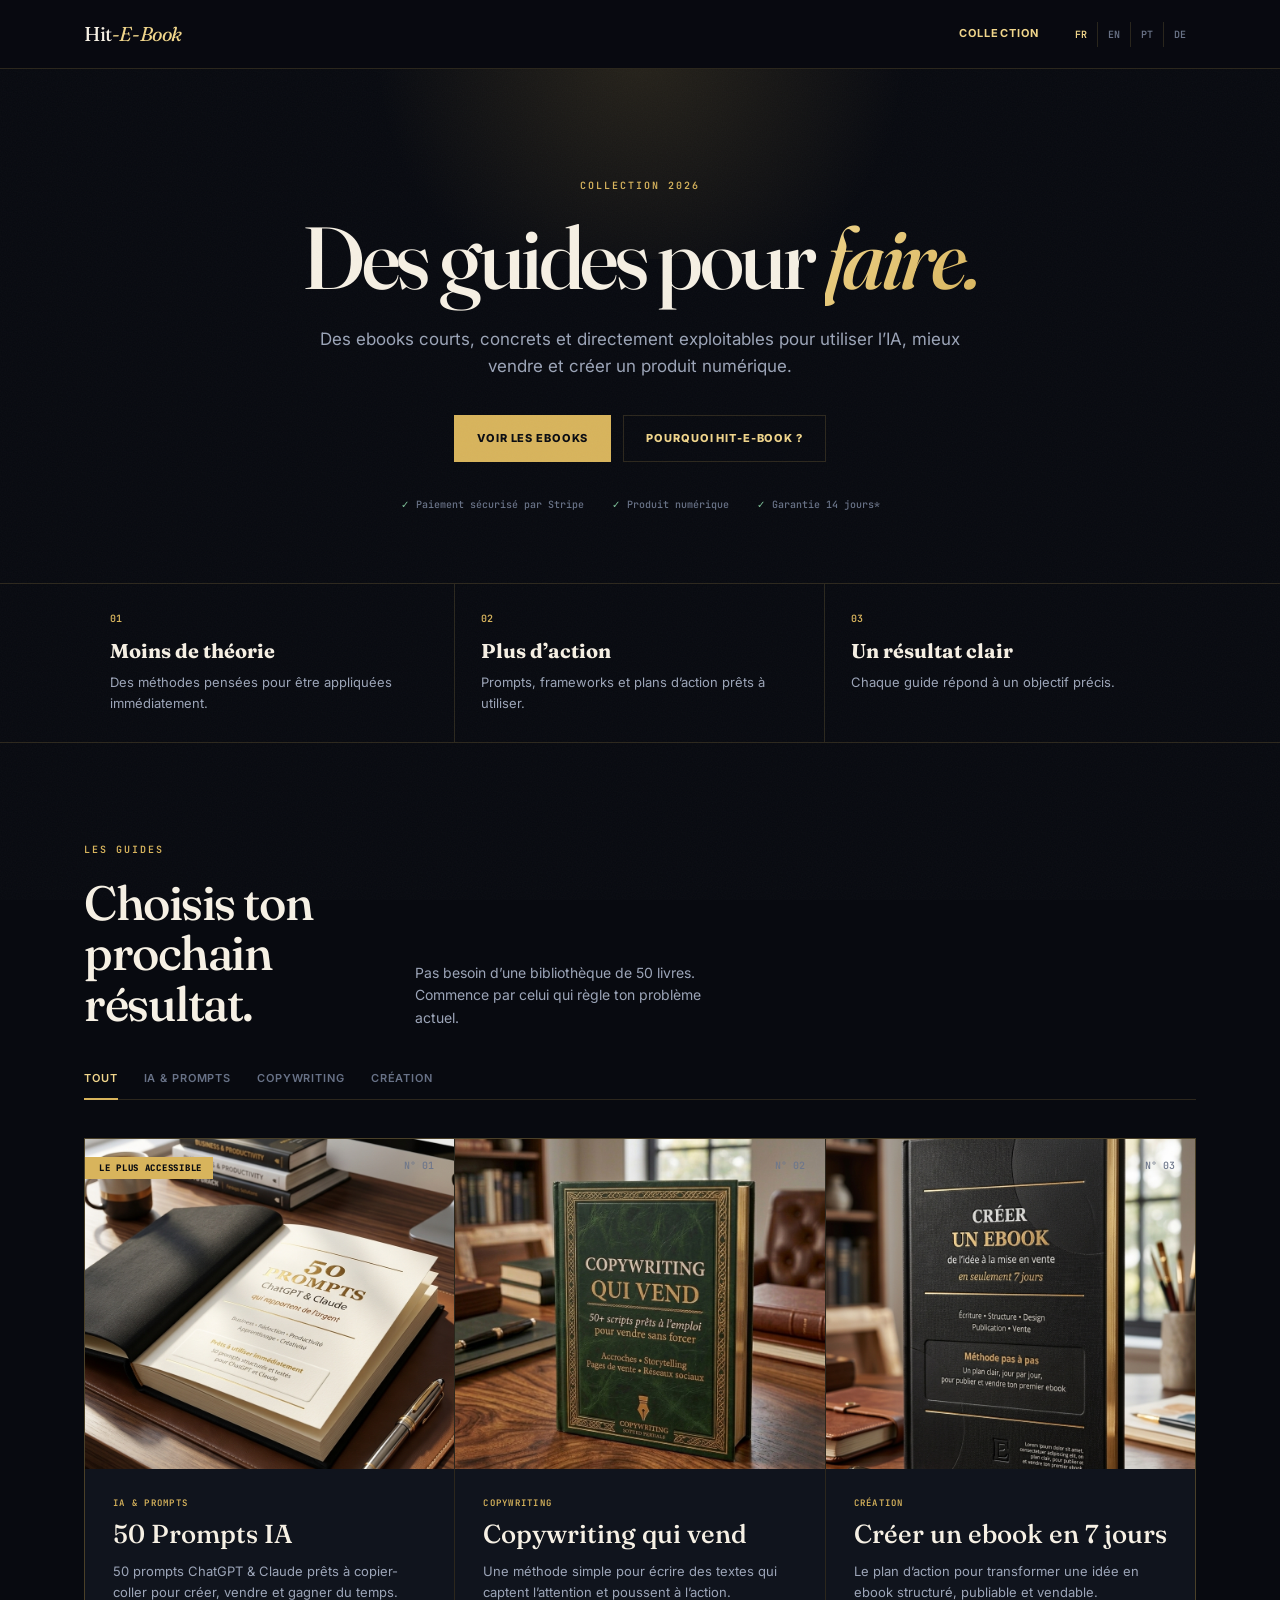
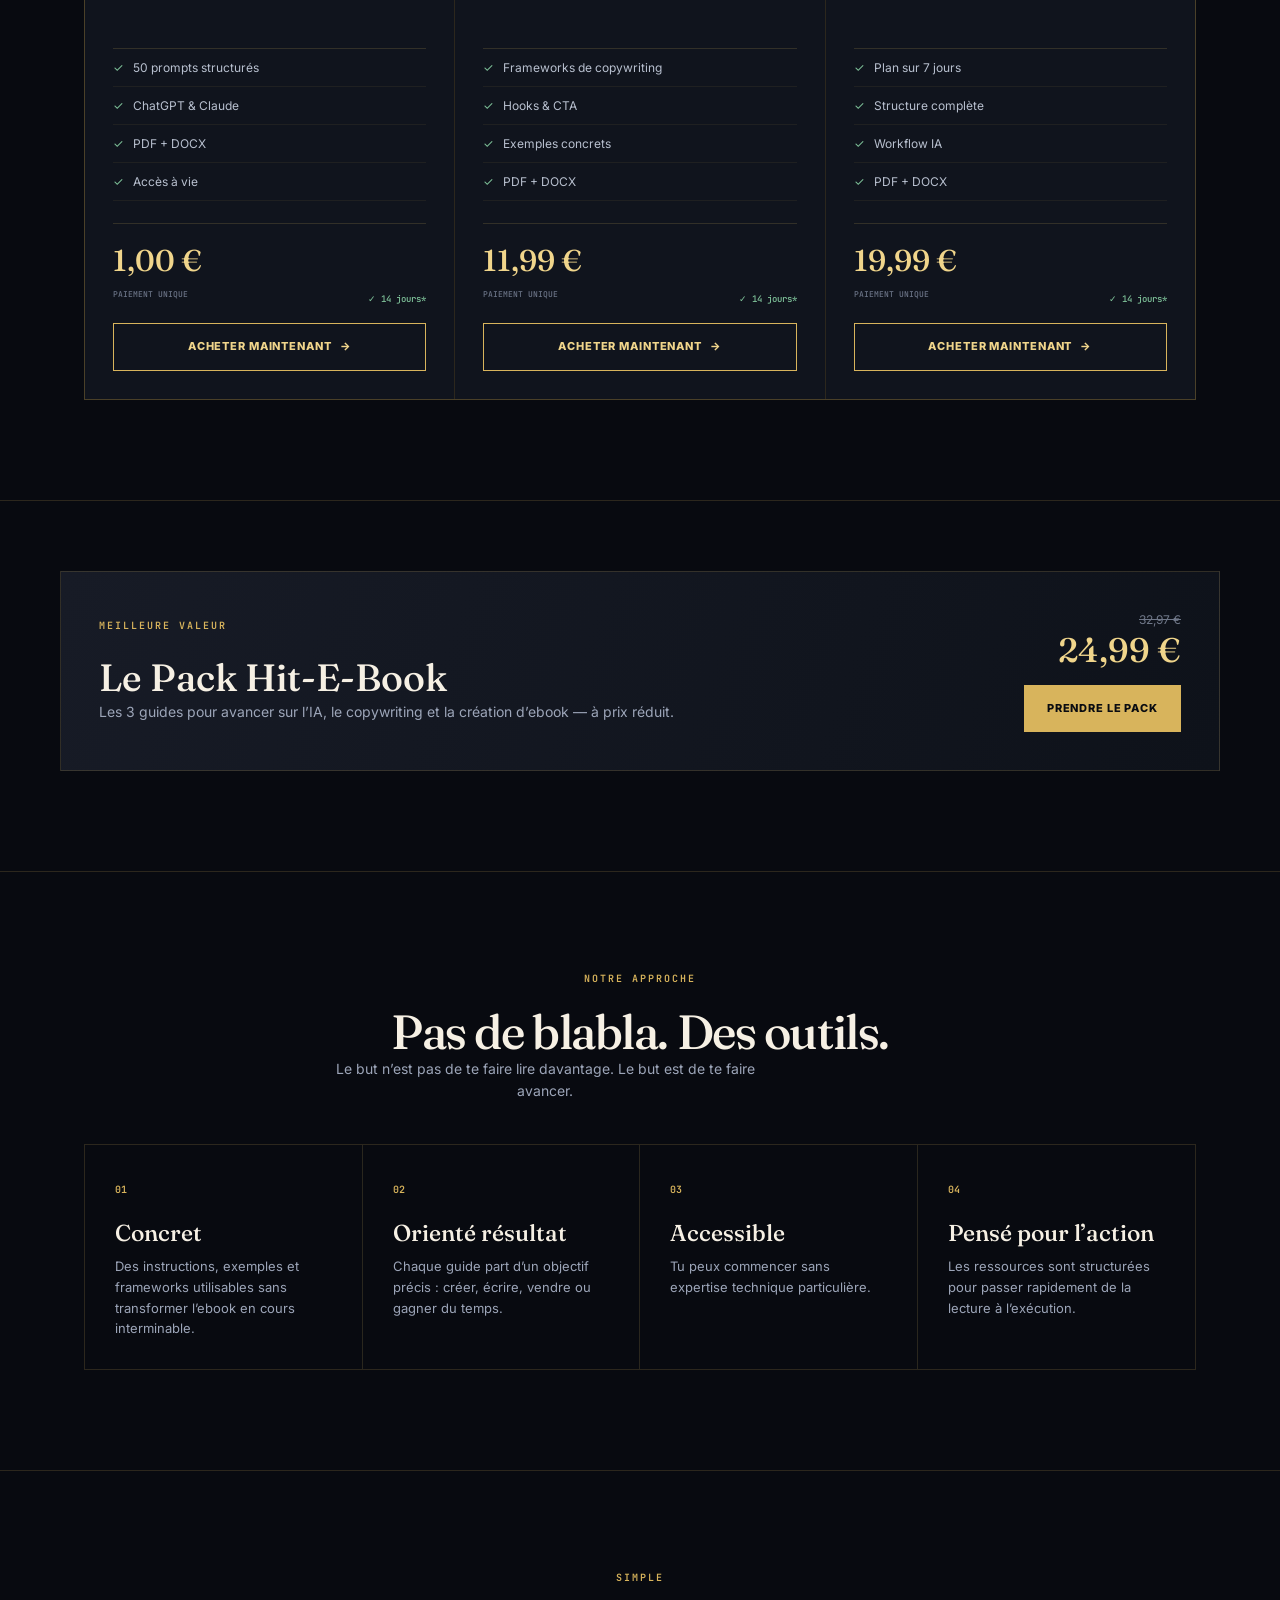
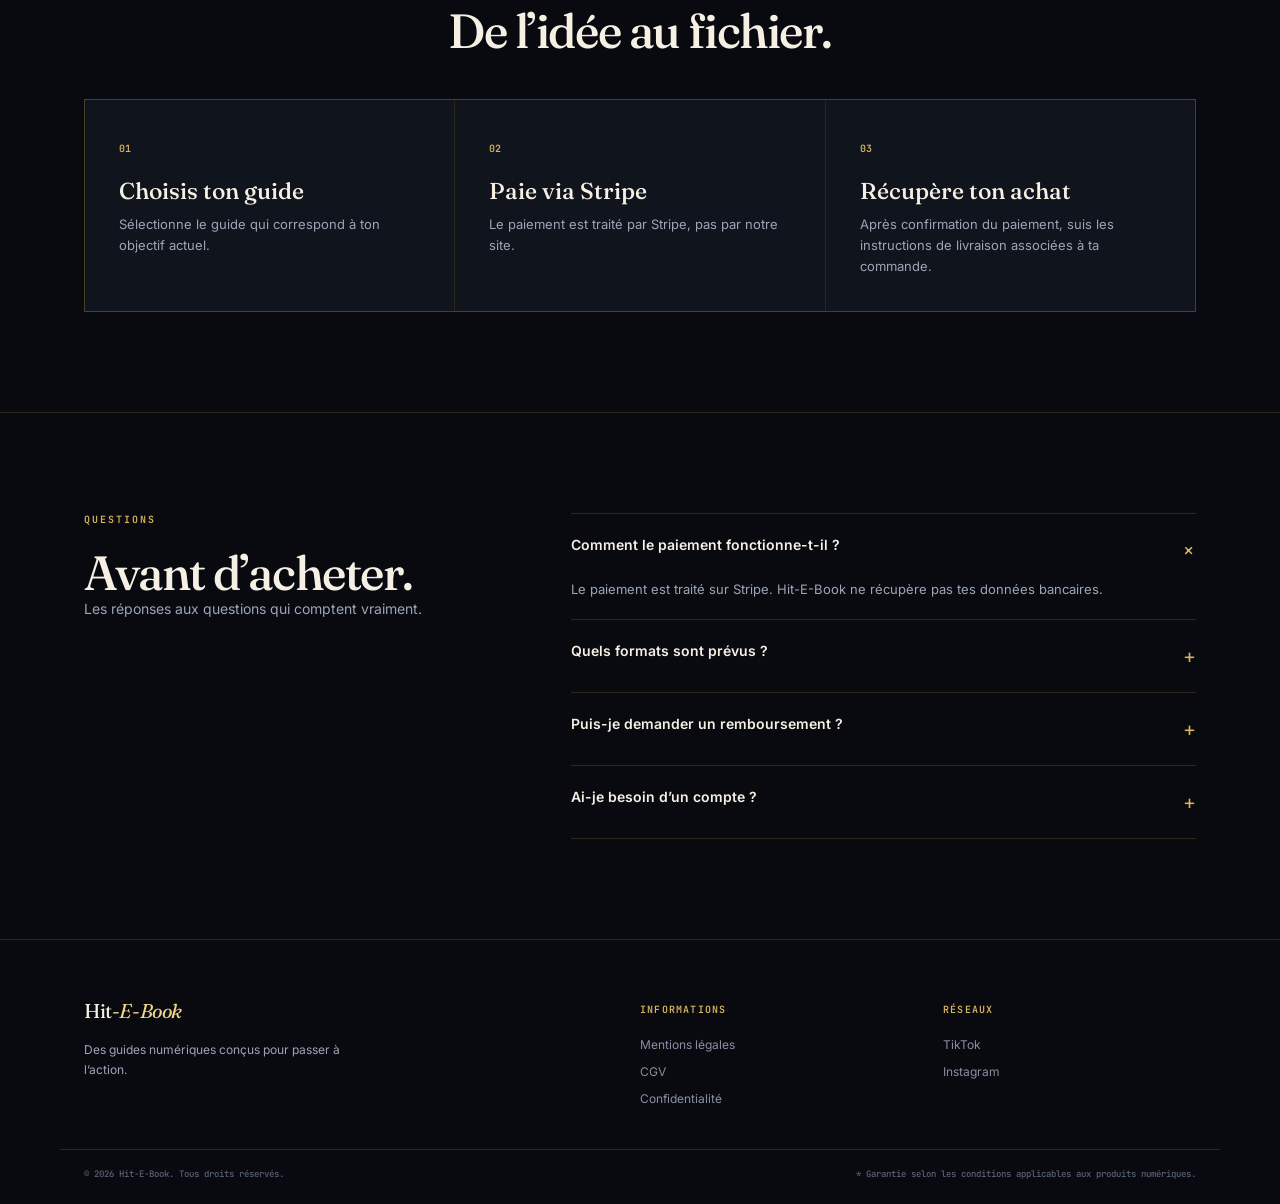
<file: index.html>
<!DOCTYPE html>
<html lang="fr">
<head>
  <script>(function(w,d,s,l,i){w[l]=w[l]||[];w[l].push({'gtm.start':new Date().getTime(),event:'gtm.js'});var f=d.getElementsByTagName(s)[0],j=d.createElement(s),dl=l!='dataLayer'?'&l='+l:'';j.async=true;j.src='https://www.googletagmanager.com/gtm.js?id='+i+dl;f.parentNode.insertBefore(j,f);})(window,document,'script','dataLayer','GTM-W73RFDKC');</script>
  <meta charset="UTF-8"><meta name="viewport" content="width=device-width, initial-scale=1.0"><meta name="description" content="Hit-E-Book — des ebooks pratiques sur l'IA, le copywriting et la création de produits numériques. Guides concrets, paiement sécurisé et accès après achat."><meta name="robots" content="index,follow"><meta property="og:title" content="Hit-E-Book — Des guides qui passent à l'action"><meta property="og:description" content="Ebooks pratiques sur l'IA, le copywriting et la création de produits numériques."><meta property="og:type" content="website"><link rel="canonical" href="https://hitebook.vercel.app/"><link rel="icon" type="image/x-icon" href="hitebook.ico"><title>Hit-E-Book — Guides pratiques pour passer à l'action</title><link rel="preconnect" href="https://fonts.googleapis.com"><link rel="preconnect" href="https://fonts.gstatic.com" crossorigin><link href="https://fonts.googleapis.com/css2?family=Fraunces:opsz,wght@9..144,400;9..144,500;9..144,650&family=Inter:wght@400;500;600;700;800&family=JetBrains+Mono:wght@400;500;600&display=swap" rel="stylesheet"><link rel="stylesheet" href="launch.css">
</head><body><noscript><iframe src="https://www.googletagmanager.com/ns.html?id=GTM-W73RFDKC" height="0" width="0" style="display:none;visibility:hidden"></iframe></noscript>
<nav class="topbar"><div class="container nav-inner"><a class="brand" href="#top">Hit<span>-E-Book</span></a><div class="nav-actions"><a href="#collection" class="nav-link" id="topbarCta">Collection</a><div class="language-selector"><button class="language-btn active" data-lang="fr">FR</button><button class="language-btn" data-lang="en">EN</button><button class="language-btn" data-lang="pt">PT</button><button class="language-btn" data-lang="de">DE</button></div></div></div></nav>
<main id="top"><header class="hero-header"><div class="hero-glow"></div><div class="container hero-content"><div class="eyebrow" id="eyebrow">Collection 2026</div><h1 id="headerTitle">Des guides pour <span>faire.</span></h1><p id="headerDescription"></p><div class="hero-actions"><a href="#collection" class="btn btn-primary" id="headerCta">Voir les ebooks <span>↓</span></a><a href="#why" class="btn btn-ghost" id="heroSecondary">Pourquoi Hit-E-Book ?</a></div><div class="trust-bar"><span id="trust1"></span><span id="trust2"></span><span id="trust3"></span></div></div></header>
<section class="problem-strip"><div class="container problem-grid"><div><span class="micro">01</span><strong id="problem1Title"></strong><p id="problem1Desc"></p></div><div><span class="micro">02</span><strong id="problem2Title"></strong><p id="problem2Desc"></p></div><div><span class="micro">03</span><strong id="problem3Title"></strong><p id="problem3Desc"></p></div></div></section>
<section class="collection section" id="collection"><div class="container"><div class="section-head split-head"><div><span class="section-eyebrow" id="collectionEyebrow"></span><h2 id="heroTitle"></h2></div><p id="heroDescription"></p></div><div class="filters"><button class="filter-btn active" data-filter="all" id="filterAll">Tout</button><button class="filter-btn" data-filter="prompts" id="filterPrompts">IA & Prompts</button><button class="filter-btn" data-filter="copywriting" id="filterCopywriting">Copywriting</button><button class="filter-btn" data-filter="creation" id="filterCreation">Création</button></div><div class="products-grid" id="productsGrid"></div></div></section>
<section class="bundle section" id="bundle"><div class="container bundle-card"><div><span class="section-eyebrow" id="bundleEyebrow"></span><h2 id="bundleTitle"></h2><p id="bundleDescription"></p></div><div class="bundle-offer"><div><span class="old-price">32,97 €</span><strong>24,99 €</strong></div><a class="btn btn-primary" id="bundleCta" href="https://buy.stripe.com/7sY00iaxm78q3gdetBeAg03" target="_blank" rel="noopener">Prendre le pack <span>→</span></a></div></div></section>
<section class="section" id="why"><div class="container"><div class="section-head centered"><span class="section-eyebrow" id="whyEyebrow"></span><h2 id="whyTitle"></h2><p id="whyIntro"></p></div><div class="why-grid" id="whyGrid"></div></div></section><section class="section steps-section"><div class="container"><div class="section-head centered"><span class="section-eyebrow" id="howEyebrow"></span><h2 id="howTitle"></h2></div><div class="steps" id="stepsGrid"></div></div></section><section class="section faq-section"><div class="container faq-layout"><div class="section-head"><span class="section-eyebrow" id="faqEyebrow"></span><h2 id="faqTitle"></h2><p id="faqIntro"></p></div><div class="faq" id="faqList"></div></div></section></main>
<footer><div class="container footer-grid"><div><a class="brand" href="#top">Hit<span>-E-Book</span></a><p id="footerTagline"></p></div><div><strong id="footerLinksTitle"></strong><div class="footer-links"><a href="mentions-legales.html">Mentions légales</a><a href="cgv.html">CGV</a><a href="confidentialite.html">Confidentialité</a></div></div><div><strong id="footerSocialTitle"></strong><div class="footer-links"><a href="https://www.tiktok.com/@hitebook" target="_blank" rel="noopener">TikTok</a><a href="https://www.instagram.com/hit_e_book/" target="_blank" rel="noopener">Instagram</a></div></div></div><div class="container footer-bottom"><span id="footerCopyright"></span><span id="footerGuarantee"></span></div></footer><script src="store.js"></script></body></html>
</file>
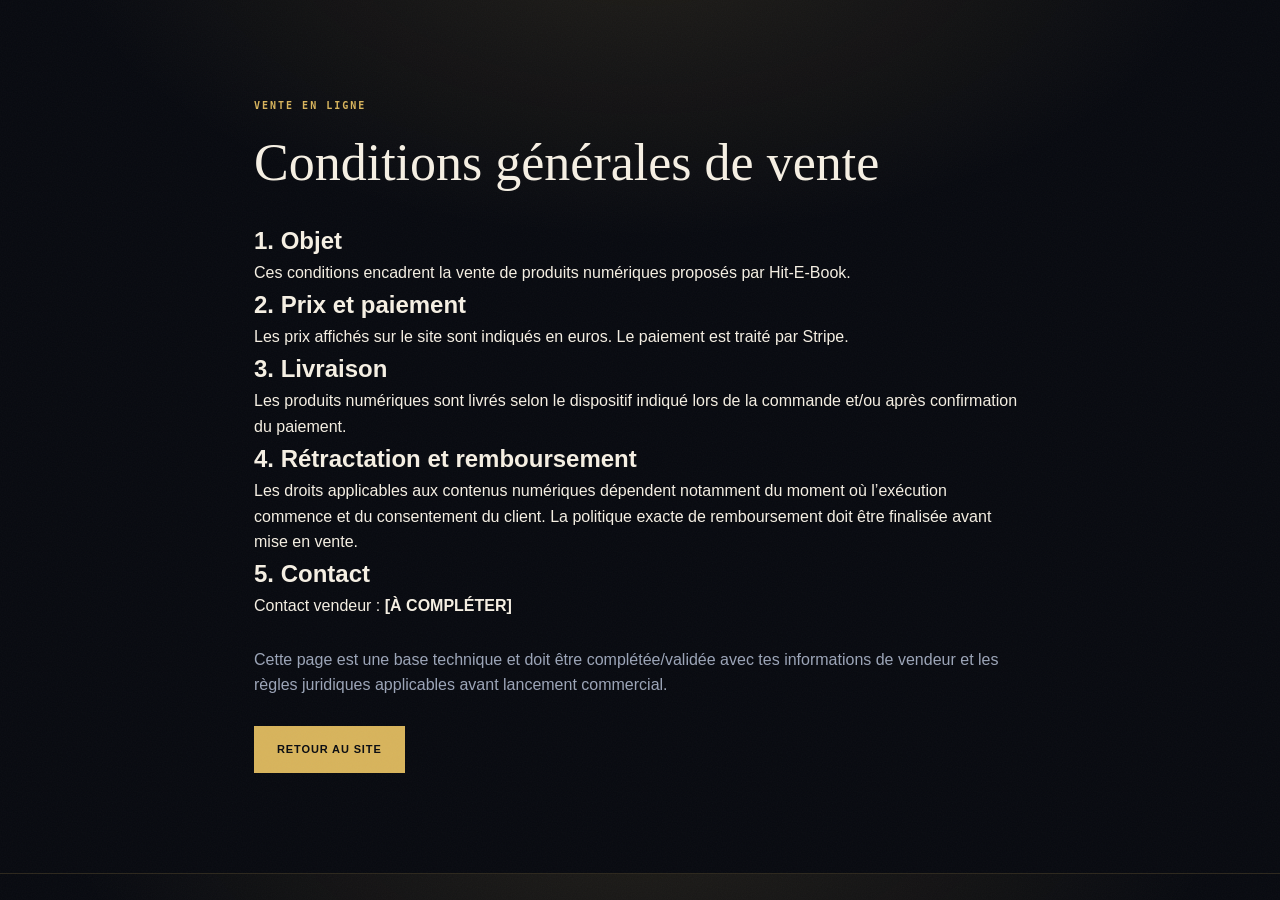
<file: cgv.html>
<!doctype html><html lang="fr"><head><meta charset="utf-8"><meta name="viewport" content="width=device-width,initial-scale=1"><title>CGV — Hit-E-Book</title><link rel="stylesheet" href="launch.css"></head><body><main class="section"><div class="container" style="max-width:820px"><span class="section-eyebrow">Vente en ligne</span><h1 style="font:500 52px Fraunces,serif;margin-bottom:30px">Conditions générales de vente</h1><h2>1. Objet</h2><p>Ces conditions encadrent la vente de produits numériques proposés par Hit-E-Book.</p><h2>2. Prix et paiement</h2><p>Les prix affichés sur le site sont indiqués en euros. Le paiement est traité par Stripe.</p><h2>3. Livraison</h2><p>Les produits numériques sont livrés selon le dispositif indiqué lors de la commande et/ou après confirmation du paiement.</p><h2>4. Rétractation et remboursement</h2><p>Les droits applicables aux contenus numériques dépendent notamment du moment où l’exécution commence et du consentement du client. La politique exacte de remboursement doit être finalisée avant mise en vente.</p><h2>5. Contact</h2><p>Contact vendeur : <strong>[À COMPLÉTER]</strong></p><p style="margin-top:28px;color:var(--muted)">Cette page est une base technique et doit être complétée/validée avec tes informations de vendeur et les règles juridiques applicables avant lancement commercial.</p><a class="btn btn-primary" href="index.html" style="margin-top:28px">Retour au site</a></div></main></body></html>
</file>
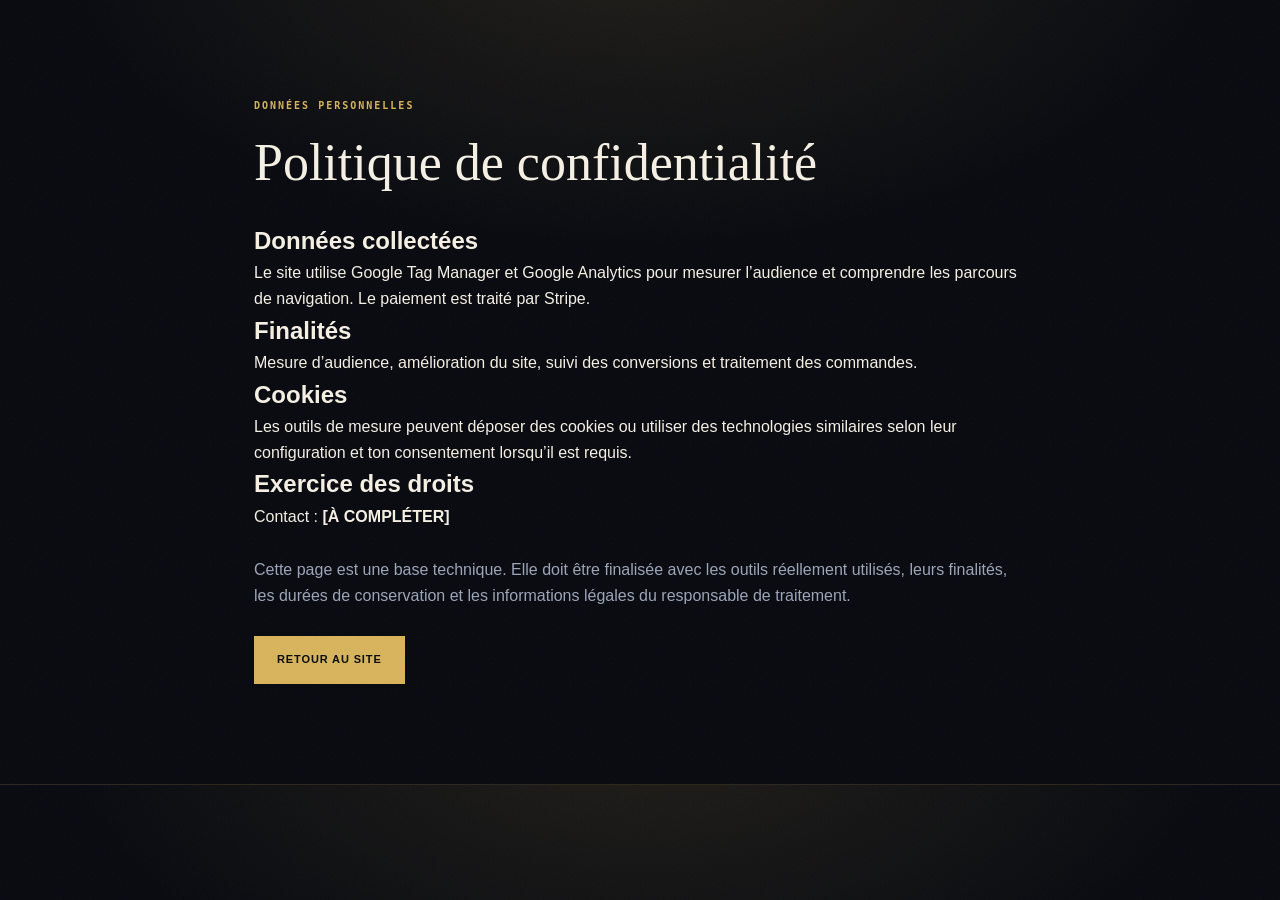
<file: confidentialite.html>
<!doctype html><html lang="fr"><head><meta charset="utf-8"><meta name="viewport" content="width=device-width,initial-scale=1"><title>Confidentialité — Hit-E-Book</title><link rel="stylesheet" href="launch.css"></head><body><main class="section"><div class="container" style="max-width:820px"><span class="section-eyebrow">Données personnelles</span><h1 style="font:500 52px Fraunces,serif;margin-bottom:30px">Politique de confidentialité</h1><h2>Données collectées</h2><p>Le site utilise Google Tag Manager et Google Analytics pour mesurer l’audience et comprendre les parcours de navigation. Le paiement est traité par Stripe.</p><h2>Finalités</h2><p>Mesure d’audience, amélioration du site, suivi des conversions et traitement des commandes.</p><h2>Cookies</h2><p>Les outils de mesure peuvent déposer des cookies ou utiliser des technologies similaires selon leur configuration et ton consentement lorsqu’il est requis.</p><h2>Exercice des droits</h2><p>Contact : <strong>[À COMPLÉTER]</strong></p><p style="margin-top:28px;color:var(--muted)">Cette page est une base technique. Elle doit être finalisée avec les outils réellement utilisés, leurs finalités, les durées de conservation et les informations légales du responsable de traitement.</p><a class="btn btn-primary" href="index.html" style="margin-top:28px">Retour au site</a></div></main></body></html>
</file>
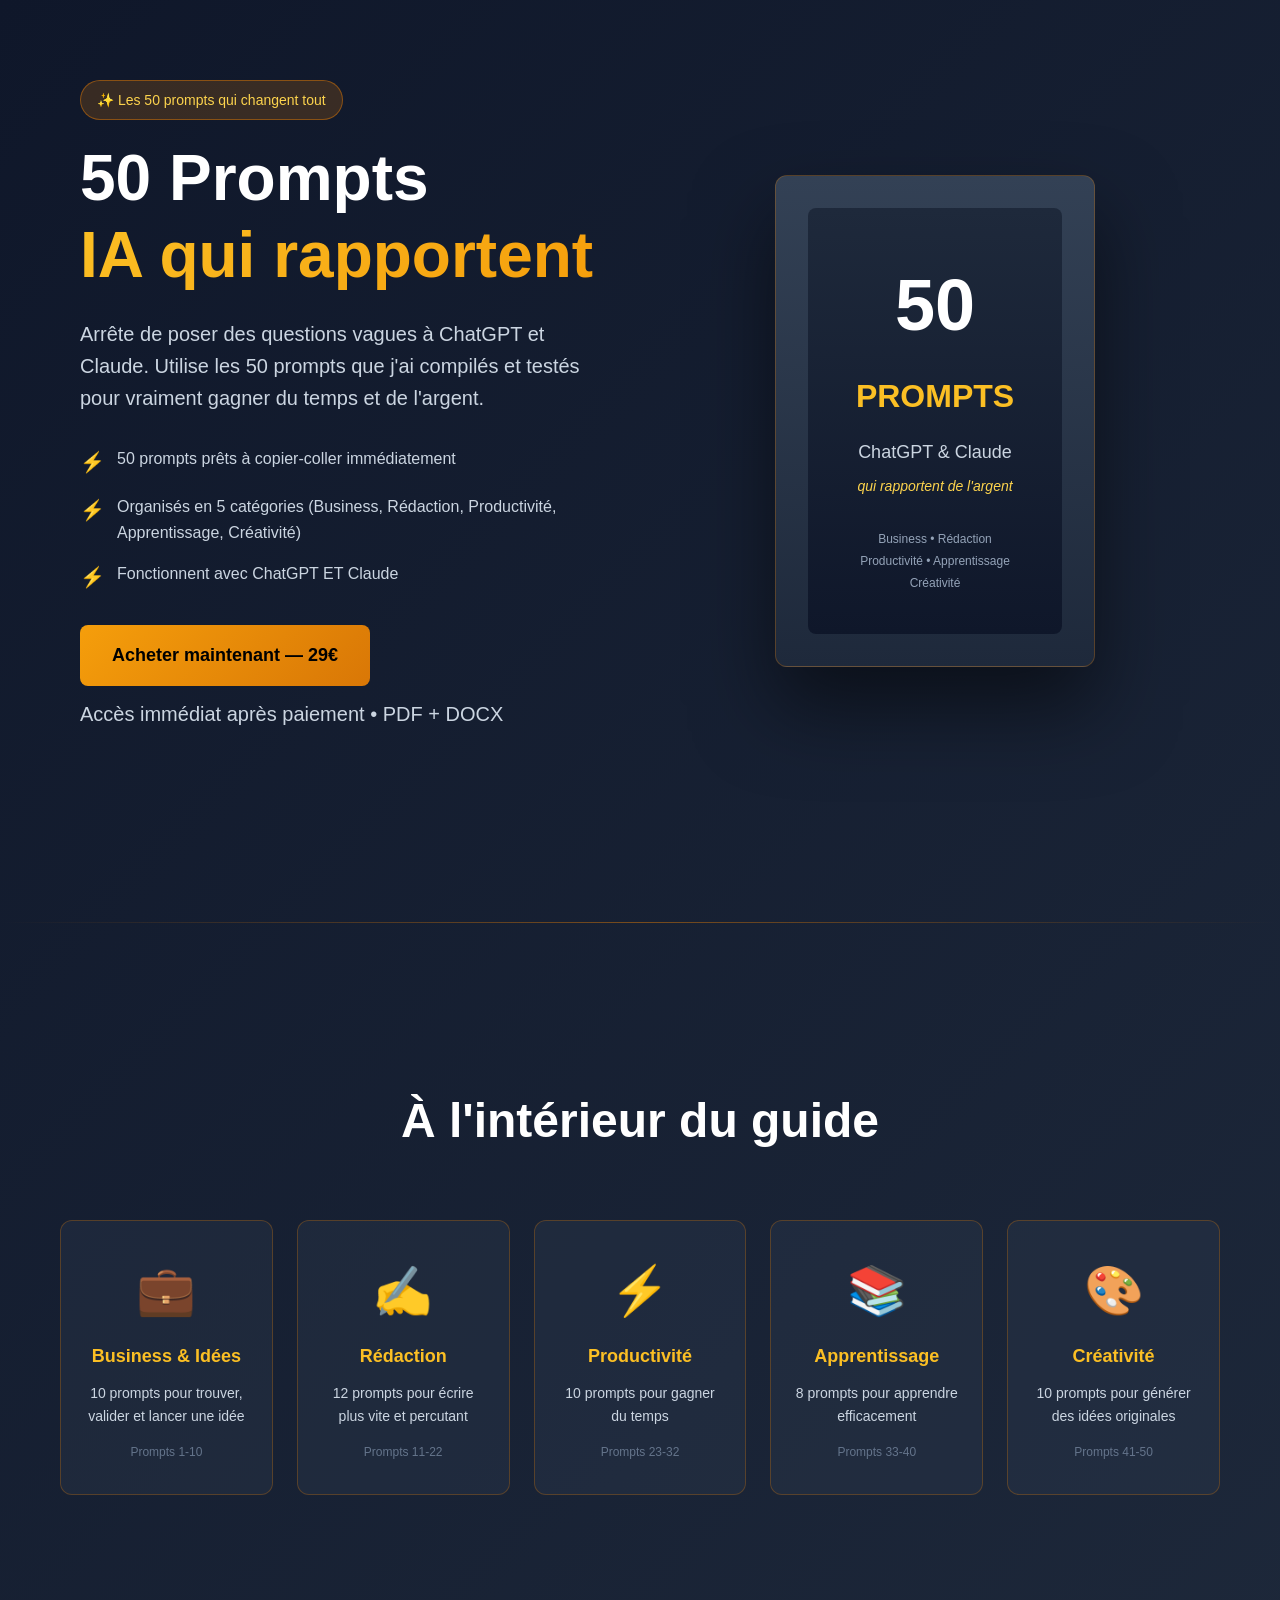
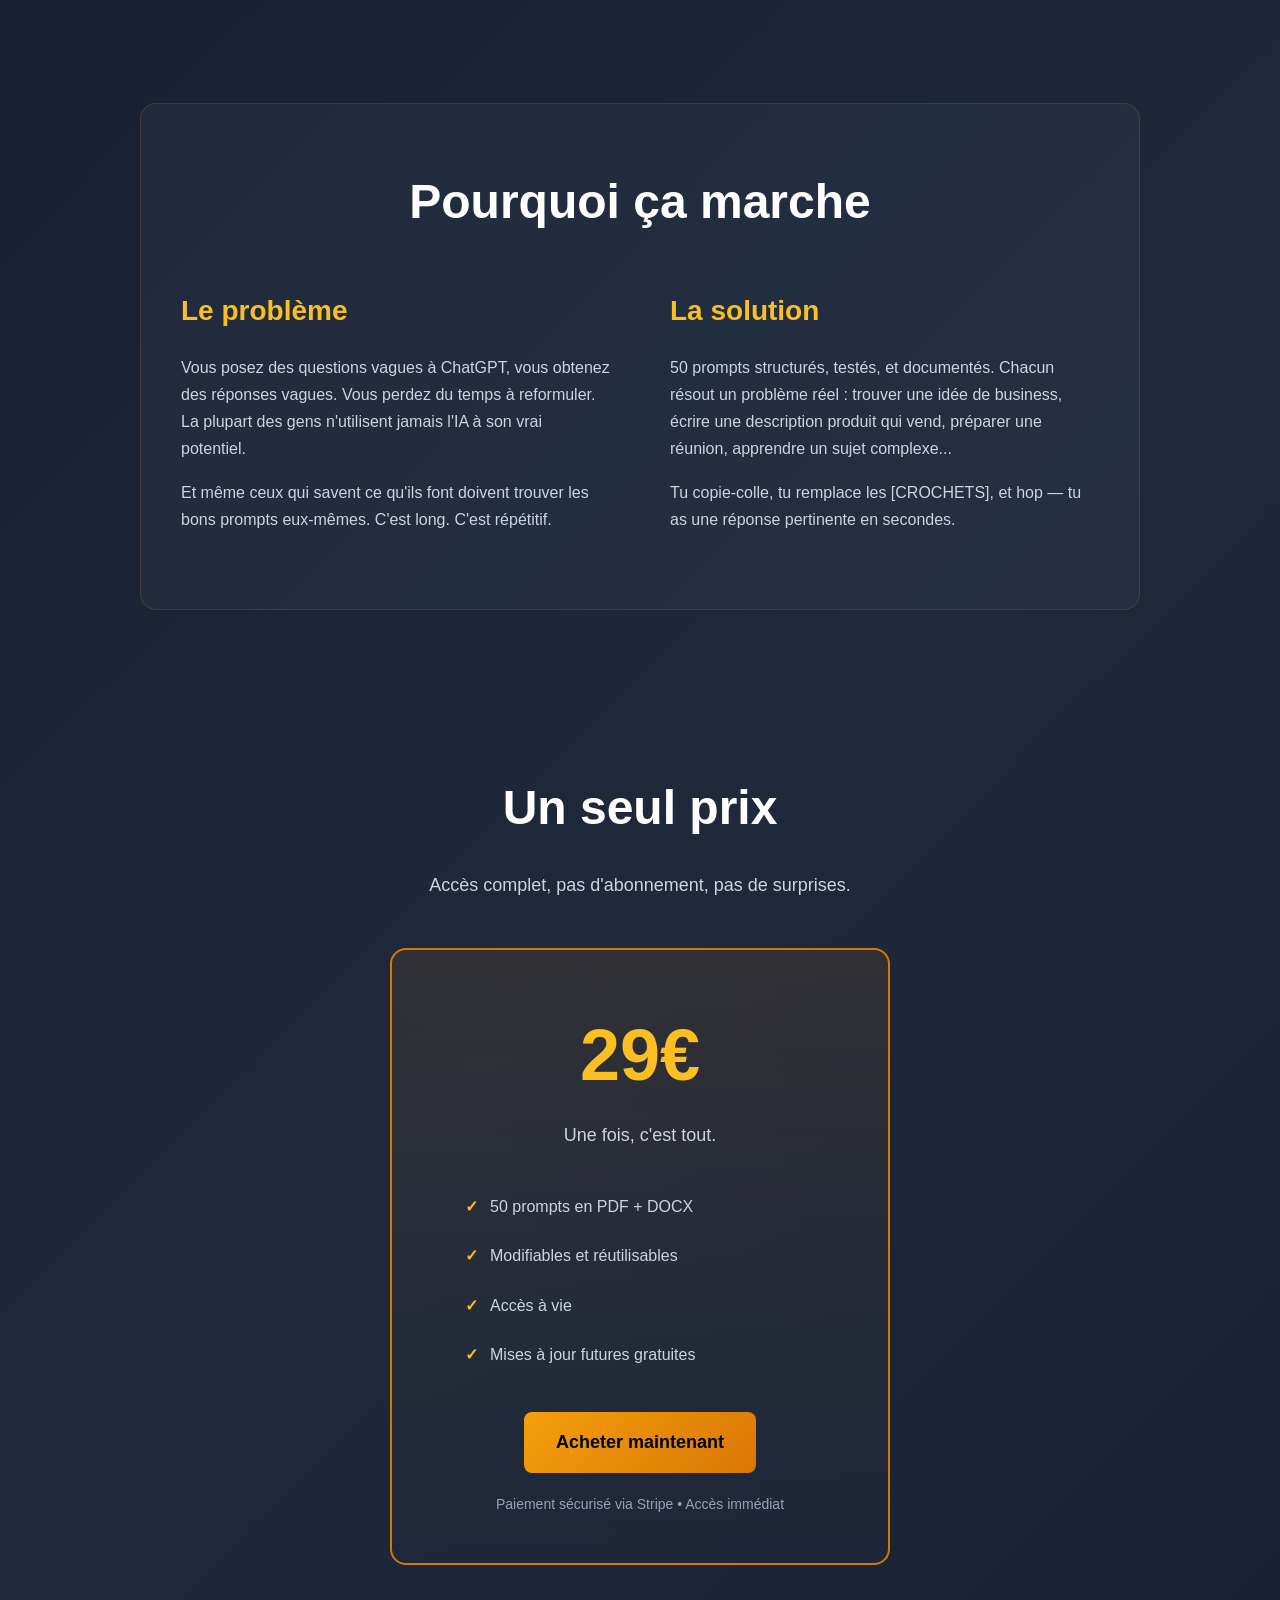
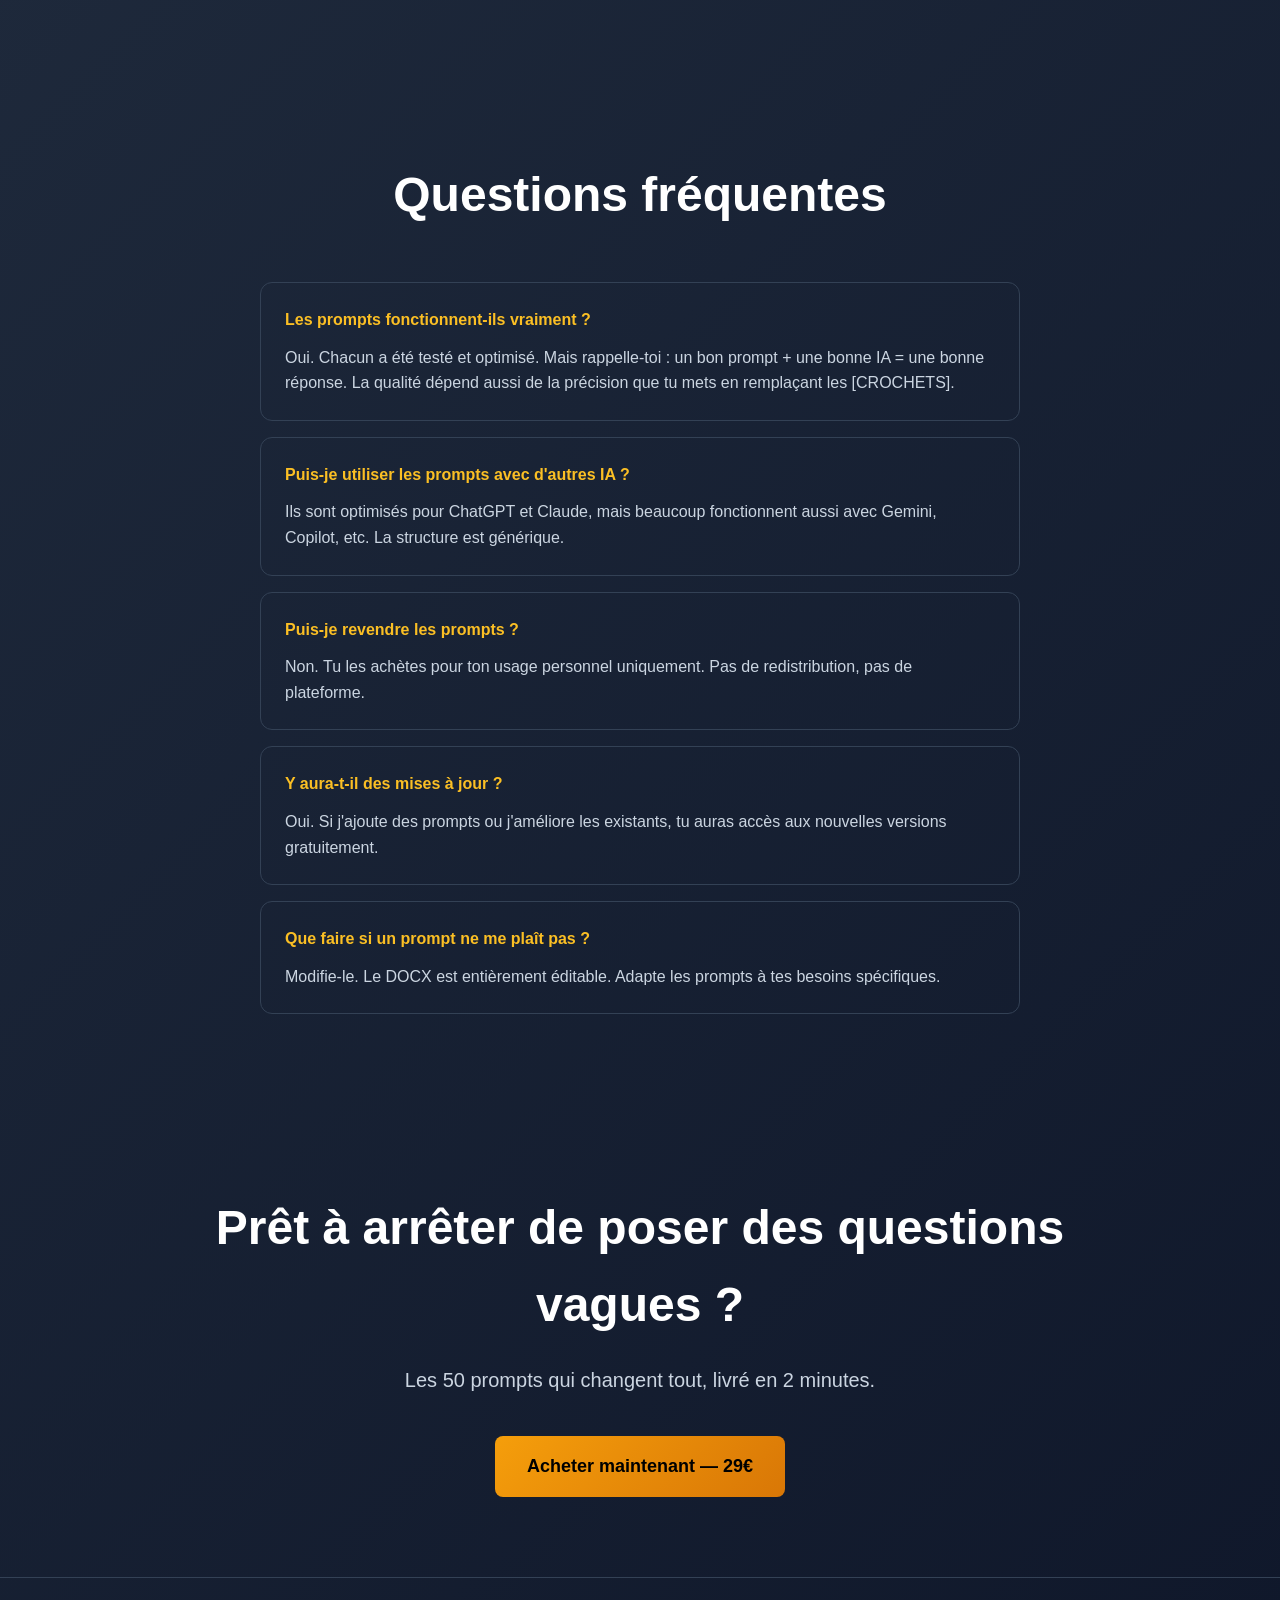
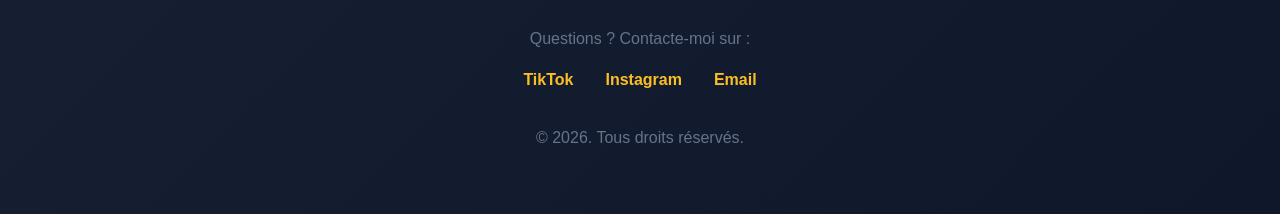
<file: landing-page.html>
<!DOCTYPE html>
<html lang="fr">
<head>
    <meta charset="UTF-8">
    <meta name="viewport" content="width=device-width, initial-scale=1.0">
    <title>50 Prompts IA - ChatGPT & Claude qui rapportent de l'argent</title>
    <style>
        * {
            margin: 0;
            padding: 0;
            box-sizing: border-box;
        }

        body {
            font-family: -apple-system, BlinkMacSystemFont, 'Segoe UI', Roboto, Oxygen, Ubuntu, Cantarell, sans-serif;
            background: linear-gradient(135deg, #0f172a 0%, #1e293b 50%, #0f172a 100%);
            color: #fff;
            line-height: 1.6;
        }

        .container {
            max-width: 1200px;
            margin: 0 auto;
            padding: 0 20px;
        }

        /* HERO */
        .hero {
            padding: 80px 20px;
            display: grid;
            grid-template-columns: 1fr 1fr;
            gap: 60px;
            align-items: center;
        }

        .hero-text h1 {
            font-size: 64px;
            font-weight: 700;
            margin-bottom: 24px;
            line-height: 1.2;
        }

        .gradient-text {
            background: linear-gradient(135deg, #fbbf24, #f59e0b);
            -webkit-background-clip: text;
            -webkit-text-fill-color: transparent;
            background-clip: text;
        }

        .badge {
            display: inline-block;
            background: rgba(217, 119, 6, 0.2);
            border: 1px solid rgba(217, 119, 6, 0.5);
            padding: 8px 16px;
            border-radius: 20px;
            font-size: 14px;
            margin-bottom: 20px;
            color: #fcd34d;
        }

        .hero-text p {
            font-size: 20px;
            color: #cbd5e1;
            margin-bottom: 32px;
            line-height: 1.6;
        }

        .features {
            list-style: none;
            margin-bottom: 32px;
        }

        .features li {
            display: flex;
            gap: 12px;
            margin-bottom: 16px;
            color: #cbd5e1;
            font-size: 16px;
        }

        .features li:before {
            content: "⚡";
            color: #fbbf24;
            font-size: 20px;
            flex-shrink: 0;
        }

        .cta-button {
            display: inline-block;
            background: linear-gradient(135deg, #f59e0b, #d97706);
            color: #000;
            padding: 16px 32px;
            border-radius: 8px;
            font-weight: 700;
            font-size: 18px;
            text-decoration: none;
            transition: all 0.3s ease;
            border: none;
            cursor: pointer;
        }

        .cta-button:hover {
            transform: scale(1.05);
            box-shadow: 0 20px 40px rgba(245, 158, 11, 0.3);
        }

        .cta-subtext {
            color: #94a3b8;
            font-size: 14px;
            margin-top: 12px;
        }

        .hero-image {
            display: flex;
            justify-content: center;
            align-items: center;
        }

        .book-cover {
            width: 100%;
            max-width: 320px;
            background: linear-gradient(180deg, #334155 0%, #1e293b 100%);
            padding: 32px;
            border-radius: 12px;
            border: 1px solid rgba(217, 119, 6, 0.3);
            box-shadow: 0 40px 80px rgba(0, 0, 0, 0.5);
            text-align: center;
        }

        .book-cover-inner {
            background: linear-gradient(180deg, #1e293b 0%, #0f172a 100%);
            padding: 40px;
            border-radius: 8px;
        }

        .book-number {
            font-size: 72px;
            font-weight: 700;
            color: #fff;
            margin-bottom: 8px;
        }

        .book-title {
            font-size: 32px;
            font-weight: 700;
            color: #fbbf24;
            margin-bottom: 16px;
        }

        .book-subtitle {
            font-size: 18px;
            color: #cbd5e1;
            margin-bottom: 8px;
        }

        .book-tagline {
            font-size: 14px;
            color: #fcd34d;
            font-style: italic;
            margin-bottom: 32px;
        }

        .book-categories {
            font-size: 12px;
            color: #94a3b8;
            line-height: 1.8;
        }

        /* DIVIDER */
        .divider {
            height: 1px;
            background: linear-gradient(90deg, transparent, rgba(217, 119, 6, 0.5), transparent);
            margin: 80px 0;
        }

        /* WHAT'S INSIDE */
        .inside-section {
            padding: 80px 20px;
            text-align: center;
        }

        .inside-section h2 {
            font-size: 48px;
            font-weight: 700;
            margin-bottom: 60px;
        }

        .categories-grid {
            display: grid;
            grid-template-columns: repeat(auto-fit, minmax(200px, 1fr));
            gap: 24px;
            margin-bottom: 48px;
        }

        .category-card {
            background: rgba(51, 65, 85, 0.3);
            border: 1px solid rgba(217, 119, 6, 0.3);
            padding: 32px 24px;
            border-radius: 12px;
            transition: all 0.3s ease;
        }

        .category-card:hover {
            border-color: rgba(217, 119, 6, 0.8);
            background: rgba(217, 119, 6, 0.05);
        }

        .category-icon {
            font-size: 48px;
            margin-bottom: 12px;
        }

        .category-card h3 {
            font-size: 18px;
            font-weight: 600;
            color: #fbbf24;
            margin-bottom: 12px;
        }

        .category-card p {
            font-size: 14px;
            color: #cbd5e1;
            margin-bottom: 16px;
        }

        .category-count {
            font-size: 12px;
            color: #64748b;
        }

        /* WHY IT WORKS */
        .why-section {
            background: rgba(51, 65, 85, 0.3);
            border: 1px solid rgba(217, 119, 6, 0.2);
            border-radius: 16px;
            padding: 60px 40px;
            margin: 80px auto;
            max-width: 1000px;
        }

        .why-section h2 {
            font-size: 48px;
            font-weight: 700;
            margin-bottom: 48px;
            text-align: center;
        }

        .why-grid {
            display: grid;
            grid-template-columns: 1fr 1fr;
            gap: 60px;
        }

        .why-section h3 {
            font-size: 28px;
            font-weight: 600;
            color: #fbbf24;
            margin-bottom: 20px;
        }

        .why-section p {
            font-size: 16px;
            color: #cbd5e1;
            margin-bottom: 16px;
            line-height: 1.7;
        }

        /* PRICING */
        .pricing-section {
            padding: 80px 20px;
            text-align: center;
        }

        .pricing-section h2 {
            font-size: 48px;
            font-weight: 700;
            margin-bottom: 24px;
        }

        .pricing-intro {
            font-size: 18px;
            color: #cbd5e1;
            margin-bottom: 48px;
        }

        .pricing-card {
            background: linear-gradient(180deg, rgba(217, 119, 6, 0.1) 0%, rgba(30, 41, 59, 0.5) 100%);
            border: 2px solid #d97706;
            border-radius: 16px;
            padding: 48px;
            max-width: 500px;
            margin: 0 auto 32px;
        }

        .pricing-card .price {
            font-size: 72px;
            font-weight: 700;
            color: #fbbf24;
            margin-bottom: 8px;
        }

        .pricing-card .once {
            font-size: 18px;
            color: #cbd5e1;
            margin-bottom: 32px;
        }

        .pricing-features {
            list-style: none;
            text-align: left;
            margin-bottom: 32px;
            max-width: 350px;
            margin-left: auto;
            margin-right: auto;
        }

        .pricing-features li {
            padding: 12px 0;
            color: #cbd5e1;
            display: flex;
            gap: 12px;
        }

        .pricing-features li:before {
            content: "✓";
            color: #fbbf24;
            font-weight: 700;
            flex-shrink: 0;
        }

        .pricing-cta-subtext {
            color: #94a3b8;
            font-size: 14px;
            margin-top: 20px;
        }

        /* FAQ */
        .faq-section {
            padding: 80px 20px;
            max-width: 800px;
            margin: 0 auto;
        }

        .faq-section h2 {
            font-size: 48px;
            font-weight: 700;
            margin-bottom: 48px;
            text-align: center;
        }

        .faq-item {
            border: 1px solid #334155;
            border-radius: 12px;
            padding: 24px;
            margin-bottom: 16px;
            transition: all 0.3s ease;
        }

        .faq-item:hover {
            border-color: rgba(217, 119, 6, 0.8);
        }

        .faq-item h3 {
            font-size: 16px;
            font-weight: 600;
            color: #fbbf24;
            margin-bottom: 12px;
        }

        .faq-item p {
            font-size: 16px;
            color: #cbd5e1;
            line-height: 1.6;
        }

        /* FINAL CTA */
        .final-cta {
            padding: 80px 20px;
            text-align: center;
            max-width: 900px;
            margin: 0 auto;
        }

        .final-cta h2 {
            font-size: 48px;
            font-weight: 700;
            margin-bottom: 20px;
        }

        .final-cta p {
            font-size: 20px;
            color: #cbd5e1;
            margin-bottom: 40px;
        }

        /* FOOTER */
        footer {
            border-top: 1px solid #334155;
            padding: 48px 20px;
            text-align: center;
            color: #64748b;
        }

        footer p {
            margin-bottom: 16px;
        }

        .social-links {
            display: flex;
            justify-content: center;
            gap: 32px;
            margin-bottom: 32px;
        }

        .social-links a {
            color: #fbbf24;
            text-decoration: none;
            font-weight: 600;
            transition: color 0.3s ease;
        }

        .social-links a:hover {
            color: #fcd34d;
        }

        /* RESPONSIVE */
        @media (max-width: 768px) {
            .hero {
                grid-template-columns: 1fr;
                padding: 40px 20px;
                gap: 40px;
            }

            .hero-text h1 {
                font-size: 40px;
            }

            .why-grid {
                grid-template-columns: 1fr;
                gap: 32px;
            }

            .categories-grid {
                grid-template-columns: 1fr;
            }

            .inside-section h2,
            .pricing-section h2,
            .faq-section h2,
            .final-cta h2 {
                font-size: 36px;
            }

            .book-cover {
                max-width: 250px;
            }

            .book-number {
                font-size: 48px;
            }

            .book-title {
                font-size: 24px;
            }
        }
    </style>
</head>
<body>
    <!-- HERO SECTION -->
    <div class="container">
        <div class="hero">
            <div class="hero-text">
                <div class="badge">✨ Les 50 prompts qui changent tout</div>
                
                <h1>50 Prompts<br><span class="gradient-text">IA qui rapportent</span></h1>
                
                <p>Arrête de poser des questions vagues à ChatGPT et Claude. Utilise les 50 prompts que j'ai compilés et testés pour vraiment gagner du temps et de l'argent.</p>

                <ul class="features">
                    <li>50 prompts prêts à copier-coller immédiatement</li>
                    <li>Organisés en 5 catégories (Business, Rédaction, Productivité, Apprentissage, Créativité)</li>
                    <li>Fonctionnent avec ChatGPT ET Claude</li>
                </ul>

                <a href="https://buy.stripe.com/7sYbJ0eSufD66U8fpl87K00" class="cta-button">Acheter maintenant — 29€</a>
                <p class="cta-subtext">Accès immédiat après paiement • PDF + DOCX</p>
            </div>

            <div class="hero-image">
                <div class="book-cover">
                    <div class="book-cover-inner">
                        <div class="book-number">50</div>
                        <div class="book-title">PROMPTS</div>
                        <div class="book-subtitle">ChatGPT & Claude</div>
                        <div class="book-tagline">qui rapportent de l'argent</div>
                        <div class="book-categories">
                            <div>Business • Rédaction</div>
                            <div>Productivité • Apprentissage</div>
                            <div>Créativité</div>
                        </div>
                    </div>
                </div>
            </div>
        </div>
    </div>

    <div class="divider"></div>

    <!-- WHAT'S INSIDE -->
    <div class="inside-section">
        <div class="container">
            <h2>À l'intérieur du guide</h2>

            <div class="categories-grid">
                <div class="category-card">
                    <div class="category-icon">💼</div>
                    <h3>Business & Idées</h3>
                    <p>10 prompts pour trouver, valider et lancer une idée</p>
                    <div class="category-count">Prompts 1-10</div>
                </div>

                <div class="category-card">
                    <div class="category-icon">✍️</div>
                    <h3>Rédaction</h3>
                    <p>12 prompts pour écrire plus vite et percutant</p>
                    <div class="category-count">Prompts 11-22</div>
                </div>

                <div class="category-card">
                    <div class="category-icon">⚡</div>
                    <h3>Productivité</h3>
                    <p>10 prompts pour gagner du temps</p>
                    <div class="category-count">Prompts 23-32</div>
                </div>

                <div class="category-card">
                    <div class="category-icon">📚</div>
                    <h3>Apprentissage</h3>
                    <p>8 prompts pour apprendre efficacement</p>
                    <div class="category-count">Prompts 33-40</div>
                </div>

                <div class="category-card">
                    <div class="category-icon">🎨</div>
                    <h3>Créativité</h3>
                    <p>10 prompts pour générer des idées originales</p>
                    <div class="category-count">Prompts 41-50</div>
                </div>
            </div>
        </div>
    </div>

    <!-- WHY IT WORKS -->
    <div class="container">
        <div class="why-section">
            <h2>Pourquoi ça marche</h2>
            
            <div class="why-grid">
                <div>
                    <h3>Le problème</h3>
                    <p>Vous posez des questions vagues à ChatGPT, vous obtenez des réponses vagues. Vous perdez du temps à reformuler. La plupart des gens n'utilisent jamais l'IA à son vrai potentiel.</p>
                    <p>Et même ceux qui savent ce qu'ils font doivent trouver les bons prompts eux-mêmes. C'est long. C'est répétitif.</p>
                </div>

                <div>
                    <h3>La solution</h3>
                    <p>50 prompts structurés, testés, et documentés. Chacun résout un problème réel : trouver une idée de business, écrire une description produit qui vend, préparer une réunion, apprendre un sujet complexe...</p>
                    <p>Tu copie-colle, tu remplace les [CROCHETS], et hop — tu as une réponse pertinente en secondes.</p>
                </div>
            </div>
        </div>
    </div>

    <!-- PRICING -->
    <div class="pricing-section">
        <div class="container">
            <h2>Un seul prix</h2>
            <p class="pricing-intro">Accès complet, pas d'abonnement, pas de surprises.</p>

            <div class="pricing-card">
                <div class="price">29€</div>
                <div class="once">Une fois, c'est tout.</div>

                <ul class="pricing-features">
                    <li>50 prompts en PDF + DOCX</li>
                    <li>Modifiables et réutilisables</li>
                    <li>Accès à vie</li>
                    <li>Mises à jour futures gratuites</li>
                </ul>

                <a href="https://buy.stripe.com/7sYbJ0eSufD66U8fpl87K00" class="cta-button">Acheter maintenant</a>
                <p class="pricing-cta-subtext">Paiement sécurisé via Stripe • Accès immédiat</p>
            </div>
        </div>
    </div>

    <!-- FAQ -->
    <div class="faq-section">
        <h2>Questions fréquentes</h2>

        <div class="faq-item">
            <h3>Les prompts fonctionnent-ils vraiment ?</h3>
            <p>Oui. Chacun a été testé et optimisé. Mais rappelle-toi : un bon prompt + une bonne IA = une bonne réponse. La qualité dépend aussi de la précision que tu mets en remplaçant les [CROCHETS].</p>
        </div>

        <div class="faq-item">
            <h3>Puis-je utiliser les prompts avec d'autres IA ?</h3>
            <p>Ils sont optimisés pour ChatGPT et Claude, mais beaucoup fonctionnent aussi avec Gemini, Copilot, etc. La structure est générique.</p>
        </div>

        <div class="faq-item">
            <h3>Puis-je revendre les prompts ?</h3>
            <p>Non. Tu les achètes pour ton usage personnel uniquement. Pas de redistribution, pas de plateforme.</p>
        </div>

        <div class="faq-item">
            <h3>Y aura-t-il des mises à jour ?</h3>
            <p>Oui. Si j'ajoute des prompts ou j'améliore les existants, tu auras accès aux nouvelles versions gratuitement.</p>
        </div>

        <div class="faq-item">
            <h3>Que faire si un prompt ne me plaît pas ?</h3>
            <p>Modifie-le. Le DOCX est entièrement éditable. Adapte les prompts à tes besoins spécifiques.</p>
        </div>
    </div>

    <!-- FINAL CTA -->
    <div class="final-cta">
        <h2>Prêt à arrêter de poser des questions vagues ?</h2>
        <p>Les 50 prompts qui changent tout, livré en 2 minutes.</p>
        <a href="https://buy.stripe.com/7sYbJ0eSufD66U8fpl87K00" class="cta-button">Acheter maintenant — 29€</a>
    </div>

    <!-- FOOTER -->
    <footer>
        <p>Questions ? Contacte-moi sur :</p>
        <div class="social-links">
            <a href="https://www.tiktok.com/@hitebook" target="_blank">TikTok</a>
            <a href="https://www.tiktok.com/@hitebook" target="_blank">Instagram</a>
            <a href="mailto:contact@example.com">Email</a>
        </div>
        <p>© 2026. Tous droits réservés.</p>
    </footer>
</body>
</html>
</file>
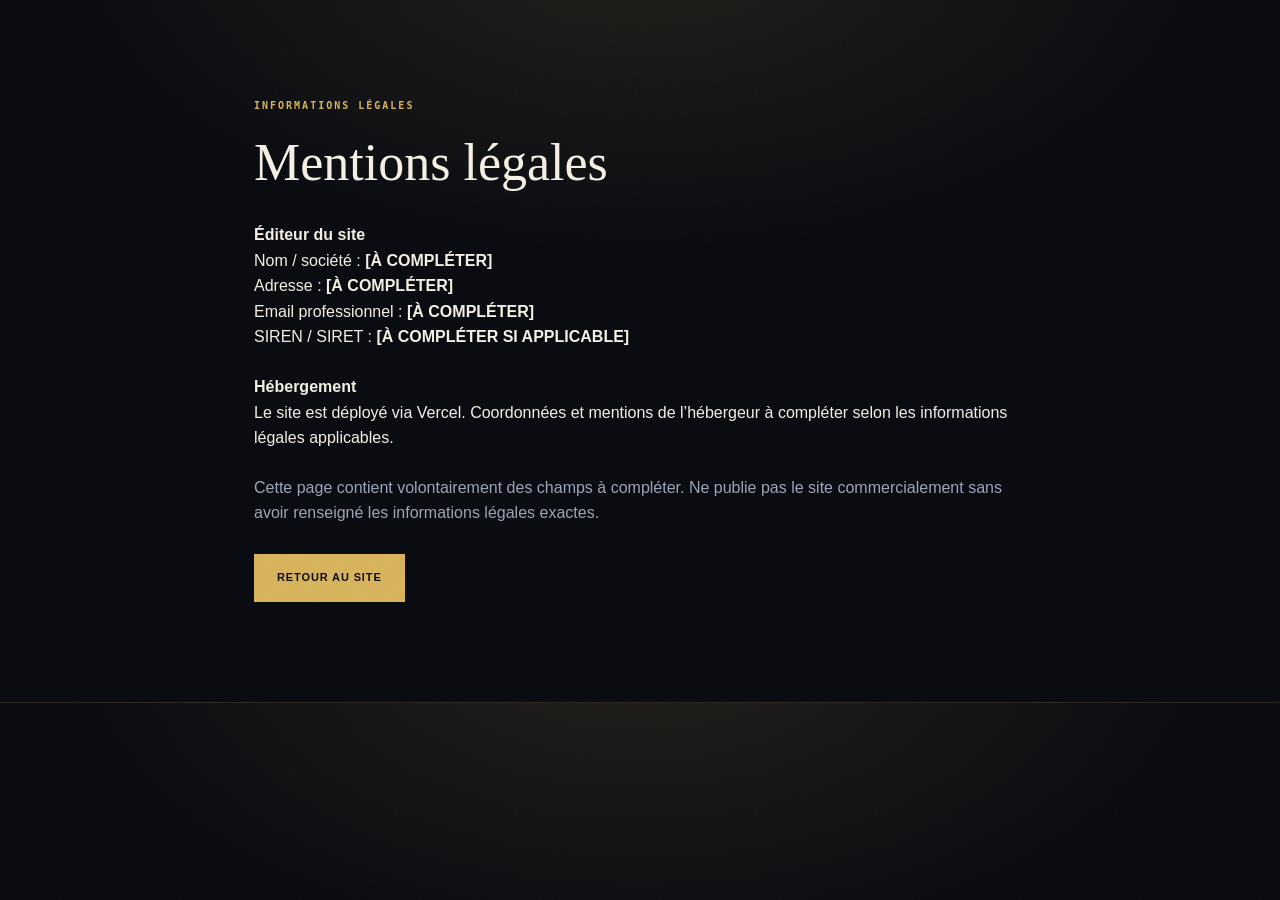
<file: mentions-legales.html>
<!doctype html><html lang="fr"><head><meta charset="utf-8"><meta name="viewport" content="width=device-width,initial-scale=1"><title>Mentions légales — Hit-E-Book</title><link rel="stylesheet" href="launch.css"></head><body><main class="section"><div class="container" style="max-width:820px"><span class="section-eyebrow">Informations légales</span><h1 style="font:500 52px Fraunces,serif;margin-bottom:30px">Mentions légales</h1><p><strong>Éditeur du site</strong></p><p>Nom / société : <strong>[À COMPLÉTER]</strong><br>Adresse : <strong>[À COMPLÉTER]</strong><br>Email professionnel : <strong>[À COMPLÉTER]</strong><br>SIREN / SIRET : <strong>[À COMPLÉTER SI APPLICABLE]</strong></p><p style="margin-top:24px"><strong>Hébergement</strong></p><p>Le site est déployé via Vercel. Coordonnées et mentions de l’hébergeur à compléter selon les informations légales applicables.</p><p style="margin-top:24px;color:var(--muted)">Cette page contient volontairement des champs à compléter. Ne publie pas le site commercialement sans avoir renseigné les informations légales exactes.</p><a class="btn btn-primary" href="index.html" style="margin-top:28px">Retour au site</a></div></main></body></html>
</file>
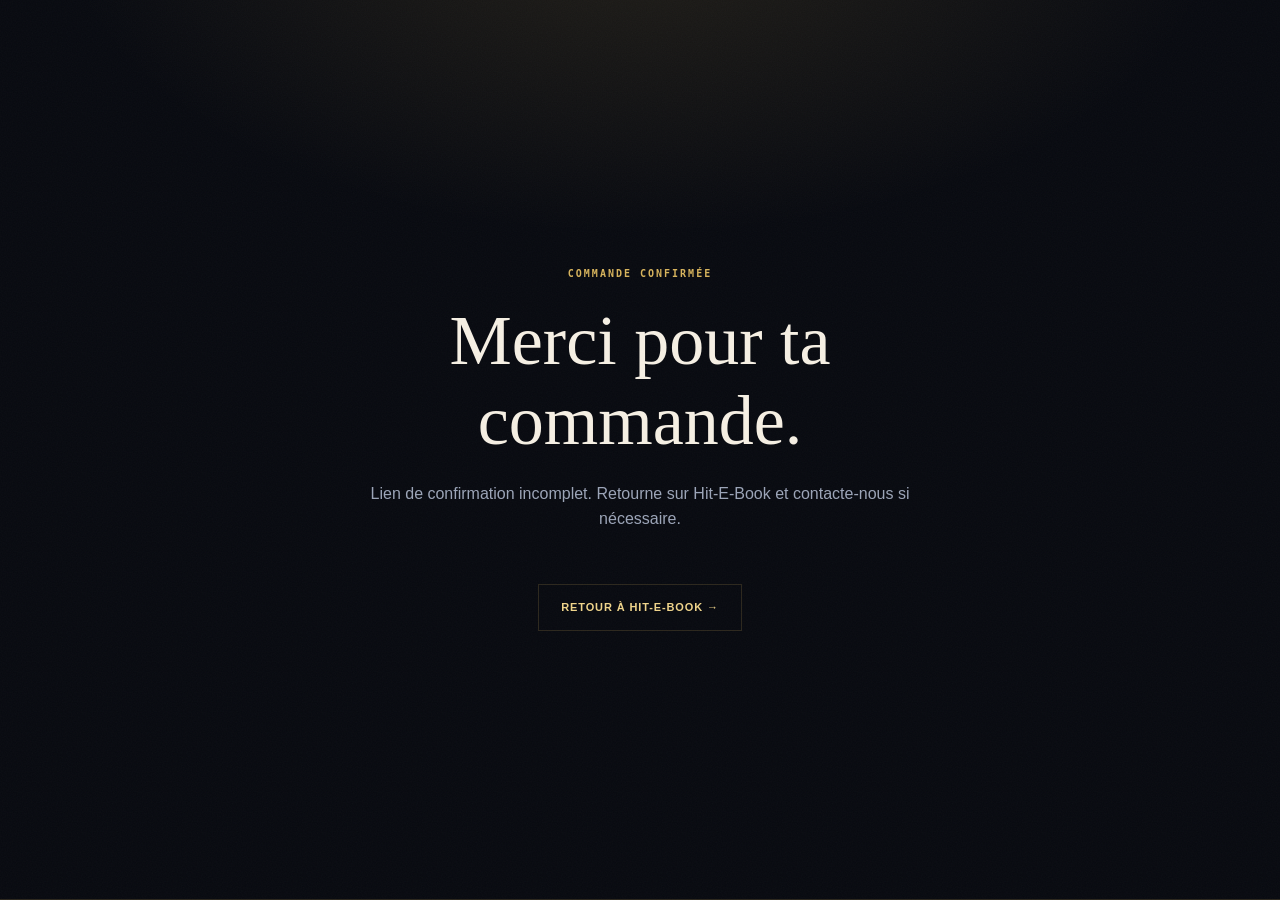
<file: merci.html>
<!doctype html>
<html lang="fr">
<head>
<meta charset="utf-8"><meta name="viewport" content="width=device-width,initial-scale=1">
<title>Merci — Hit-E-Book</title>
<link rel="stylesheet" href="launch.css">
</head>
<body>
<main class="section" style="min-height:100vh;display:grid;place-items:center;text-align:center">
  <div class="container" style="max-width:760px">
    <span class="section-eyebrow">Commande confirmée</span>
    <h1 style="font:500 clamp(42px,7vw,70px) Fraunces,serif;margin-bottom:20px">Merci pour ta commande.</h1>
    <p id="status" style="color:var(--muted);font-size:16px;max-width:600px;margin:0 auto 28px">Nous vérifions ton paiement et préparons ton accès sécurisé…</p>
    <div id="downloads" style="display:grid;gap:12px;max-width:520px;margin:0 auto 24px"></div>
    <p id="hint" style="display:none;color:var(--muted);font-size:13px;max-width:520px;margin:0 auto 24px">Les liens de téléchargement sont temporaires et sécurisés. Si tu viens juste de payer, attends quelques secondes puis réessaie.</p>
    <a class="btn btn-ghost" href="index.html">Retour à Hit-E-Book →</a>
  </div>
</main>
<script>
const ENDPOINT='https://mtjwxqymywachtkavifd.supabase.co/functions/v1/download-ebook-v2';
const labels={'ebook-1':'50 Prompts IA','ebook-2':'Copywriting qui vend','ebook-3':'Créer un ebook en 7 jours'};
const sessionId=new URLSearchParams(location.search).get('session_id');
const statusEl=document.getElementById('status'),downloadsEl=document.getElementById('downloads'),hintEl=document.getElementById('hint');
function button(d){const a=document.createElement('a');a.className='btn btn-primary';a.href=ENDPOINT+'?session_id='+encodeURIComponent(sessionId)+'&ebook_id='+encodeURIComponent(d.ebook_id);a.textContent='Télécharger — '+(d.label||labels[d.ebook_id]||d.ebook_id)+' ↓';a.target='_blank';a.rel='noopener';return a}
async function check(){
 if(!sessionId){statusEl.textContent='Lien de confirmation incomplet. Retourne sur Hit-E-Book et contacte-nous si nécessaire.';return}
 try{
   const r=await fetch(ENDPOINT+'?session_id='+encodeURIComponent(sessionId),{cache:'no-store'});
   const data=await r.json();
   if(r.ok&&data.downloads?.length){downloadsEl.innerHTML='';data.downloads.forEach(d=>downloadsEl.appendChild(button(d)));statusEl.textContent=data.downloads.length>1?'Ton pack est prêt. Tu peux télécharger tes 3 ebooks ci-dessous.':'Ton ebook est prêt. Ton téléchargement sécurisé est disponible ci-dessous.';hintEl.style.display='block';return}
 }catch(e){}
 statusEl.textContent='Paiement reçu. Finalisation de ton accès sécurisé…';
 setTimeout(check,2500);
}
check();
</script>
</body>
</html>
</file>
<file: launch.css>
:root{--bg:#080a10;--panel:#10141d;--panel2:#151a24;--line:rgba(226,191,103,.16);--gold:#d8b45c;--gold2:#f0d58b;--text:#f6f0e4;--muted:#9ca5b8;--green:#7fc39a}*{box-sizing:border-box;margin:0;padding:0}html{scroll-behavior:smooth}body{font-family:Inter,sans-serif;background:radial-gradient(900px 500px at 50% -10%,rgba(216,180,92,.13),transparent 65%),var(--bg);color:var(--text);line-height:1.6;-webkit-font-smoothing:antialiased}body:before{content:'';position:fixed;inset:0;pointer-events:none;opacity:.035;background-image:url("data:image/svg+xml,%3Csvg xmlns='http://www.w3.org/2000/svg' width='120' height='120'%3E%3Cfilter id='n'%3E%3CfeTurbulence type='fractalNoise' baseFrequency='.8' numOctaves='2'/%3E%3C/filter%3E%3Crect width='100%25' height='100%25' filter='url(%23n)'/%3E%3C/svg%3E");z-index:10}.container{max-width:1160px;margin:auto;padding:0 24px;position:relative;z-index:2}a{color:inherit}.topbar{position:sticky;top:0;z-index:50;background:rgba(8,10,16,.88);backdrop-filter:blur(16px);border-bottom:1px solid var(--line)}.nav-inner{min-height:68px;display:flex;align-items:center;justify-content:space-between;gap:20px}.brand{font-family:Fraunces,serif;font-size:20px;text-decoration:none;letter-spacing:-.02em}.brand span{font-style:italic;color:var(--gold2)}.nav-actions{display:flex;align-items:center;gap:26px}.nav-link{text-transform:uppercase;letter-spacing:.1em;font-size:11px;font-weight:700;text-decoration:none;color:var(--gold2)}.language-selector{display:flex}.language-btn{border:0;border-right:1px solid var(--line);background:none;color:#697287;padding:6px 10px;font:600 10px JetBrains Mono,monospace;cursor:pointer}.language-btn:last-child{border:0}.language-btn.active{color:var(--gold2)}.hero-header{position:relative;overflow:hidden;text-align:center;border-bottom:1px solid var(--line);padding:110px 20px 72px}.hero-glow{position:absolute;width:700px;height:420px;left:50%;top:-230px;transform:translateX(-50%);background:radial-gradient(circle,rgba(216,180,92,.15),transparent 65%);pointer-events:none}.hero-content{max-width:820px}.eyebrow,.section-eyebrow{font:600 10px JetBrains Mono,monospace;letter-spacing:.2em;text-transform:uppercase;color:var(--gold);display:block;margin-bottom:22px}.hero-header h1{font:500 clamp(48px,8vw,88px)/.98 Fraunces,serif;letter-spacing:-.04em}.hero-header h1 span{font-style:italic;background:linear-gradient(135deg,var(--gold2),var(--gold));background-clip:text;-webkit-background-clip:text;color:transparent}.hero-header p{max-width:650px;margin:26px auto 34px;color:var(--muted);font-size:17px}.hero-actions{display:flex;justify-content:center;gap:12px;flex-wrap:wrap}.btn{display:inline-flex;align-items:center;justify-content:center;gap:10px;padding:14px 22px;text-decoration:none;text-transform:uppercase;letter-spacing:.08em;font-size:11px;font-weight:800;transition:.25s ease;border:1px solid transparent}.btn-primary{background:var(--gold);color:#0a0c11}.btn-primary:hover{transform:translateY(-2px);box-shadow:0 14px 35px rgba(216,180,92,.22)}.btn-ghost{border-color:var(--line);color:var(--gold2)}.btn-ghost:hover{border-color:var(--gold);background:rgba(216,180,92,.06)}.trust-bar{display:flex;justify-content:center;gap:28px;flex-wrap:wrap;margin-top:36px;color:#687287;font:500 10px JetBrains Mono,monospace}.trust-bar span:before{content:'✓';color:var(--green);margin-right:7px}.problem-strip{border-bottom:1px solid var(--line)}.problem-grid{display:grid;grid-template-columns:repeat(3,1fr)}.problem-grid>div{padding:28px 26px;border-right:1px solid var(--line)}.problem-grid>div:last-child{border:0}.micro{display:block;color:var(--gold);font:600 10px JetBrains Mono,monospace;margin-bottom:10px}.problem-grid strong{display:block;font-family:Fraunces,serif;font-size:20px}.problem-grid p{color:var(--muted);font-size:13px;margin-top:5px}.section{padding:100px 0;border-bottom:1px solid var(--line)}.section-head{max-width:620px;margin-bottom:42px}.section-head.centered{text-align:center;margin-left:auto;margin-right:auto}.split-head{display:flex;align-items:end;justify-content:space-between;gap:50px}.section-head h2{font:500 clamp(32px,5vw,48px)/1.05 Fraunces,serif;letter-spacing:-.03em}.section-head>p{color:var(--muted);max-width:430px;font-size:14px}.filters{display:flex;gap:26px;border-bottom:1px solid var(--line);margin-bottom:38px}.filter-btn{position:relative;background:none;border:0;color:#687287;padding:0 0 14px;font:600 11px Inter,sans-serif;text-transform:uppercase;letter-spacing:.08em;cursor:pointer}.filter-btn:after{content:'';position:absolute;left:0;right:0;bottom:-1px;height:2px;background:var(--gold);transform:scaleX(0);transition:.25s}.filter-btn.active{color:var(--gold2)}.filter-btn.active:after{transform:scaleX(1)}.products-grid{display:grid;grid-template-columns:repeat(3,1fr);gap:1px;background:var(--line);border:1px solid var(--line)}.product-card{position:relative;background:var(--panel);display:flex;flex-direction:column;min-width:0}.product-card:hover{background:var(--panel2)}.product-badge{position:absolute;z-index:3;top:18px;left:0;background:var(--gold);color:#0a0c11;padding:5px 11px 5px 14px;font:800 9px JetBrains Mono,monospace;text-transform:uppercase;letter-spacing:.08em}.product-edition{position:absolute;z-index:3;right:20px;top:20px;color:#6e778b;font:500 10px JetBrains Mono,monospace}.product-image{height:330px;overflow:hidden;background:#171c28}.product-image img{width:100%;height:100%;object-fit:cover;display:block;transition:.55s}.product-card:hover .product-image img{transform:scale(1.035)}.product-content{padding:28px;display:flex;flex-direction:column;flex:1}.product-category{font:600 9px JetBrains Mono,monospace;color:var(--gold);text-transform:uppercase;letter-spacing:.14em;margin-bottom:11px}.product-content h3{font:500 26px/1.1 Fraunces,serif;margin-bottom:12px}.product-desc{color:var(--muted);font-size:13px;line-height:1.65;min-height:65px}.product-features{list-style:none;margin:22px 0;border-top:1px solid var(--line)}.product-features li{padding:9px 0;border-bottom:1px solid rgba(216,180,92,.07);font-size:12px;color:#b8c0cf}.product-features li:before{content:'✓';color:var(--green);margin-right:9px}.product-bottom{display:flex;justify-content:space-between;align-items:end;gap:10px;margin-top:auto;padding-top:18px;border-top:1px solid var(--line)}.price{font:500 30px Fraunces,serif;color:var(--gold2);display:block}.price-note{font:500 8px JetBrains Mono,monospace;color:#6c7588;text-transform:uppercase}.guarantee{font:500 9px JetBrains Mono,monospace;color:var(--green)}.product-cta{display:flex;justify-content:center;align-items:center;gap:8px;margin-top:18px;padding:14px;text-decoration:none;border:1px solid var(--gold);color:var(--gold2);font-size:11px;font-weight:800;text-transform:uppercase;letter-spacing:.08em;transition:.25s}.product-cta:hover{background:var(--gold);color:#0a0c11}.bundle{padding-top:70px}.bundle-card{background:linear-gradient(110deg,#171b26,#0e121a);border:1px solid var(--line);padding:38px;display:flex;justify-content:space-between;align-items:center;gap:30px}.bundle-card h2{font:500 38px Fraunces,serif}.bundle-card p{color:var(--muted);font-size:14px;max-width:600px}.bundle-offer{text-align:right;min-width:210px}.old-price{display:block;color:#6f7788;text-decoration:line-through;font-size:12px}.bundle-offer strong{display:block;font:500 34px Fraunces,serif;color:var(--gold2);margin-bottom:14px}.why-grid{display:grid;grid-template-columns:repeat(4,1fr);border:1px solid var(--line)}.why-card{padding:30px;border-right:1px solid var(--line)}.why-card:last-child{border:0}.why-card>span,.step>span{font:600 10px JetBrains Mono,monospace;color:var(--gold)}.why-card h3,.step h3{font:500 23px Fraunces,serif;margin:18px 0 9px}.why-card p,.step p{color:var(--muted);font-size:13px}.steps{display:grid;grid-template-columns:repeat(3,1fr);gap:1px;background:var(--line);border:1px solid var(--line)}.step{background:var(--panel);padding:34px}.faq-layout{display:grid;grid-template-columns:.8fr 1.2fr;gap:70px}.faq details{border-top:1px solid var(--line);padding:20px 0}.faq details:last-child{border-bottom:1px solid var(--line)}.faq summary{cursor:pointer;list-style:none;display:flex;justify-content:space-between;gap:20px;font-weight:600;font-size:14px}.faq summary::-webkit-details-marker{display:none}.faq summary span{color:var(--gold);font-size:20px;font-weight:400}.faq details[open] summary span{transform:rotate(45deg)}.faq p{color:var(--muted);font-size:13px;max-width:650px;margin-top:13px}footer{padding:55px 0 24px}.footer-grid{display:grid;grid-template-columns:2fr 1fr 1fr;gap:50px}.footer-grid p{color:var(--muted);font-size:12px;margin-top:13px;max-width:300px}.footer-grid strong{font:600 10px JetBrains Mono,monospace;text-transform:uppercase;letter-spacing:.12em;color:var(--gold)}.footer-links{display:flex;flex-direction:column;gap:8px;margin-top:14px}.footer-links a{color:#8790a3;font-size:12px;text-decoration:none}.footer-links a:hover{color:var(--gold2)}.footer-bottom{border-top:1px solid var(--line);margin-top:40px;padding-top:18px;display:flex;justify-content:space-between;gap:20px;color:#596275;font:500 9px JetBrains Mono,monospace}
@media(max-width:900px){.products-grid{grid-template-columns:1fr 1fr}.why-grid{grid-template-columns:1fr 1fr}.why-card:nth-child(2){border-right:0}.why-card:nth-child(-n+2){border-bottom:1px solid var(--line)}.faq-layout{grid-template-columns:1fr;gap:25px}.split-head{align-items:start;flex-direction:column;gap:20px}}
@media(max-width:640px){.container{padding:0 18px}.nav-inner{min-height:60px}.nav-link{display:none}.hero-header{padding:76px 12px 52px}.hero-header h1{font-size:54px}.hero-header p{font-size:15px}.trust-bar{gap:10px;flex-direction:column}.problem-grid{grid-template-columns:1fr}.problem-grid>div{border-right:0;border-bottom:1px solid var(--line);padding:22px}.problem-grid>div:last-child{border-bottom:0}.section{padding:72px 0}.filters{gap:18px;overflow:auto}.filter-btn{white-space:nowrap}.products-grid{grid-template-columns:1fr}.product-image{height:360px}.bundle-card{padding:26px;flex-direction:column;align-items:flex-start}.bundle-offer{text-align:left}.why-grid{grid-template-columns:1fr}.why-card{border-right:0!important;border-bottom:1px solid var(--line)}.why-card:last-child{border-bottom:0}.steps{grid-template-columns:1fr}.footer-grid{grid-template-columns:1fr 1fr}.footer-grid>div:first-child{grid-column:1/-1}.footer-bottom{flex-direction:column}.hero-actions .btn{width:100%}}
</file>
